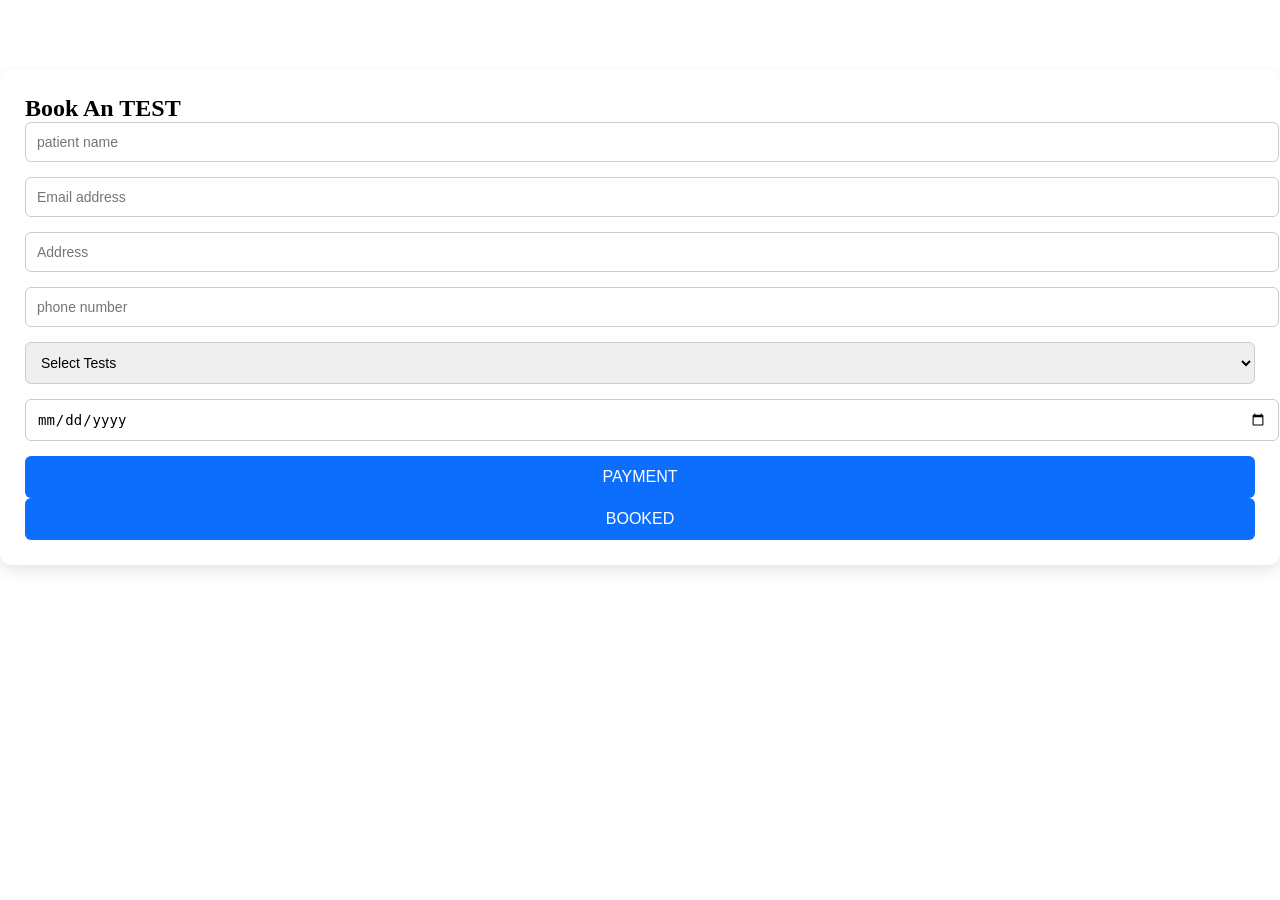
<file: booking.html>
<!DOCTYPE html>
<html lang="en">
<head>
    <meta charset="UTF-8">
    <meta name="viewport" content="width=device-width, initial-scale=1.0">
    <title>Appointement Form</title>
    <link rel="stylesheet" href="booking.css">
    
</head>
<body>
    <div class="appointement-form">
        <h2>Book An TEST </h2>
        <form>
            <div class="form-group">
                <input type="text" placeholder="patient name" required>
            </div>
             <div class="form-group">
                <input type="email" placeholder="Email address" required>
            </div>
             <div class="form-group">
                <input type="text" placeholder="Address" required>
            </div>
             <div class="form-group">
                <input type="tel" placeholder="phone number" required>
            </div>

            <div class="form-group">
            <select required>
                <option value="">Select Tests</option>
                <option>CBC</option>
                <option>BLOOD SUGAR</option>
                <option>LIPID PROFILE</option>
                <option>LIVER FUNCTION TEST</option>
                 <option>KIDENY FUNCTION TEST</option>
                <option>THYROID TEST</option>
               <option>URINE TEST</option>
                <option>CONSULATION</option>
                <option>ADVICE</option>
              <option>BMI</option>

            </select>
        </div>
         <div class="form-group">
            <input type="date" required>
        </div>
    
        <button type="Procced payment">PAYMENT</button>
        <button type="sumbit">BOOKED</button>

        </form>
    </div>

<script src="script.js"></script>

</body>
</html>
</file>
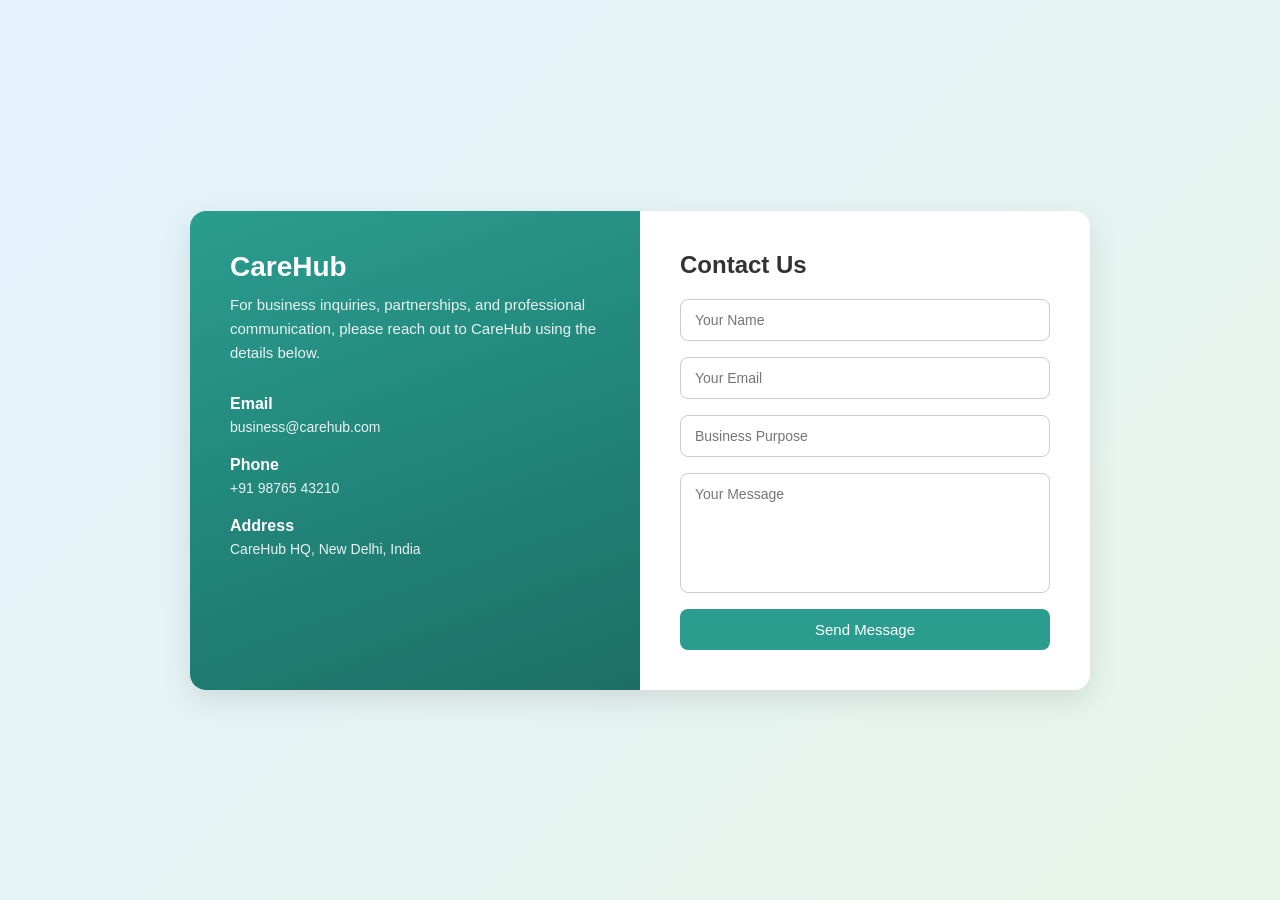
<file: business.html>
<!DOCTYPE html>
<html lang="en">
<head>
  <meta charset="UTF-8" />
  <meta name="viewport" content="width=device-width, initial-scale=1.0" />
  <title>CareHub – Business Contact</title>
  <link rel="stylesheet" href="business.css" />
  
</head>
<body>

  <div class="contact-card">
    <div class="left">
      <h2>CareHub</h2>
      <p>
        For business inquiries, partnerships, and professional communication,
        please reach out to CareHub using the details below.
      </p>

      <div class="info">
        <h4>Email</h4>
        <span>business@carehub.com</span>
      </div>

      <div class="info">
        <h4>Phone</h4>
        <span>+91 98765 43210</span>
      </div>

      <div class="info">
        <h4>Address</h4>
        <span>CareHub HQ, New Delhi, India</span>
      </div>
    </div>

    <div class="right">
      <h3>Contact Us</h3>
      <form>
        <input type="text" placeholder="Your Name" required />
        <input type="email" placeholder="Your Email" required />
        <input type="text" placeholder="Business Purpose" />
        <textarea placeholder="Your Message"></textarea>
        <button type="submit">Send Message</button>
      </form>
    </div>
  </div>

  <script src="script.js"></script>

  </body>
  </html>
</file>
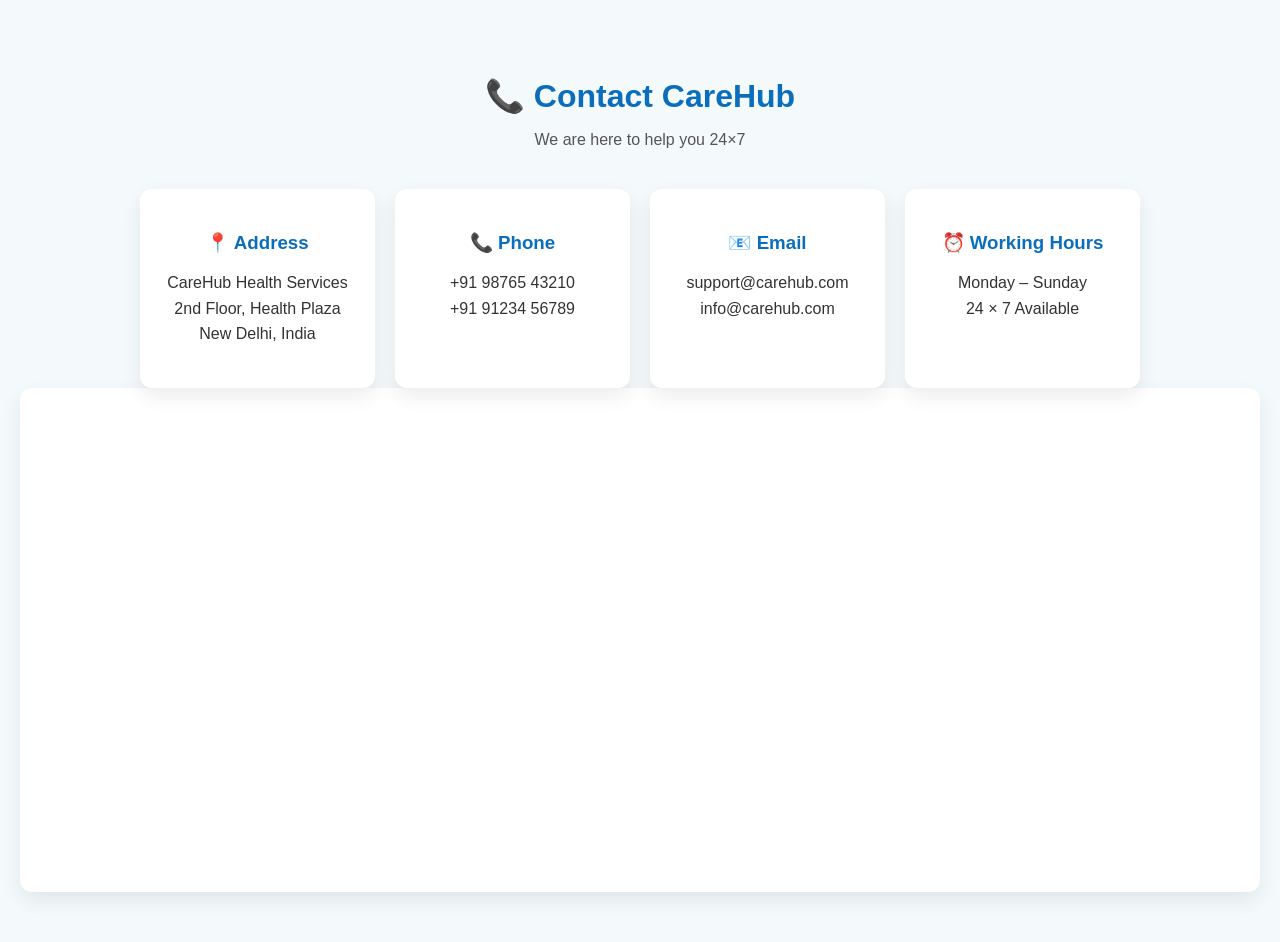
<file: contact.html>
<!DOCTYPE html>
<html lang="en">
<head>
  <meta charset="UTF-8" />
  <meta name="viewport" content="width=device-width, initial-scale=1.0" />
  <title>Contact CareHub</title>
  <link rel="stylesheet" href="contact.css" />
</head>
<body>

  <section class="contact-section">
    <h1>📞 Contact CareHub</h1>
    <p class="subtitle">We are here to help you 24×7</p>

    <div class="contact-container">

      <div class="contact-box">
        <h3>📍 Address</h3>
        <p>CareHub Health Services<br>
        2nd Floor, Health Plaza<br>
        New Delhi, India</p>
      </div>

      <div class="contact-box">
        <h3>📞 Phone</h3>
        <p>+91 98765 43210<br>
        +91 91234 56789</p>
      </div>

      <div class="contact-box">
        <h3>📧 Email</h3>
        <p>support@carehub.com<br>
        info@carehub.com</p>
      </div>

      <div class="contact-box">
        <h3>⏰ Working Hours</h3>
        <p>Monday – Sunday<br>
        24 × 7 Available</p>
      </div>

    </div>
    <div class="map">
      <iframe src="https://www.google.com/maps/embed?pb=!1m14!1m12!1m3!1d1306.6641769753985!2d77.31650656179497!3d28.505566268115096!2m3!1f0!2f0!3f0!3m2!1i1024!2i768!4f13.1!5e0!3m2!1sen!2sin!4v1765906369398!5m2!1sen!2sin" width="600" height="450" style="border:0;" allowfullscreen="" loading="lazy" referrerpolicy="no-referrer-when-downgrade"></iframe>
    </div>
  </section>
</section>
<script src="script.js"></script>

</body>
</html>
</file>
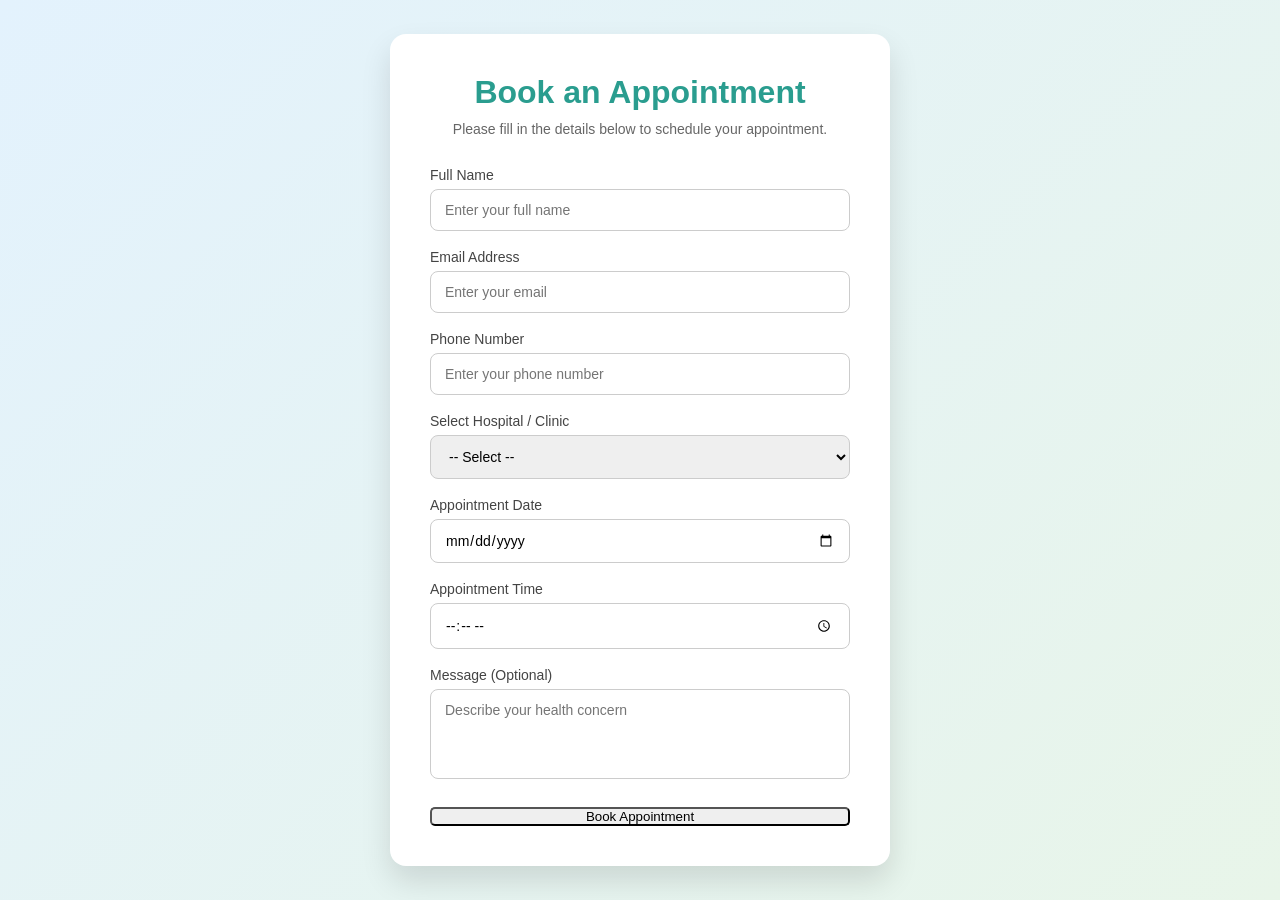
<file: form.html>
<!DOCTYPE html>
<html lang="en">
<head>
  <meta charset="UTF-8">
  <meta name="viewport" content="width=device-width, initial-scale=1.0">
  <title>CareHub | Appointment Form</title>
  <link rel="stylesheet" href="form.css">
</head>
<body>

  <div class="appointment-container">
    <h1>Book an Appointment</h1>
    <p>Please fill in the details below to schedule your appointment.</p>

    <form class="appointment-form">
      <div class="form-group">
        <label>Full Name</label>
        <input type="text" placeholder="Enter your full name" required>
      </div>

      <div class="form-group">
        <label>Email Address</label>
        <input type="email" placeholder="Enter your email" required>
      </div>

      <div class="form-group">
        <label>Phone Number</label>
        <input type="tel" placeholder="Enter your phone number" required>
      </div>

      <div class="form-group">
        <label>Select Hospital / Clinic</label>
        <select required>
          <option value="">-- Select --</option>
          <option>City Hospital</option>
          <option>CarePlus Clinic</option>
          <option>LifeCare Medical Center</option>
        </select>
      </div>

      <div class="form-group">
        <label>Appointment Date</label>
        <input type="date" required>
      </div>

      <div class="form-group">
        <label>Appointment Time</label>
        <input type="time" required>
      </div>

      <div class="form-group">
        <label>Message (Optional)</label>
        <textarea placeholder="Describe your health concern"></textarea>
      </div>

      <button type="submit">Book Appointment</button>
    </form>
  </div>

  <script src="script.js"></script>

  </body>
  </html>
</file>
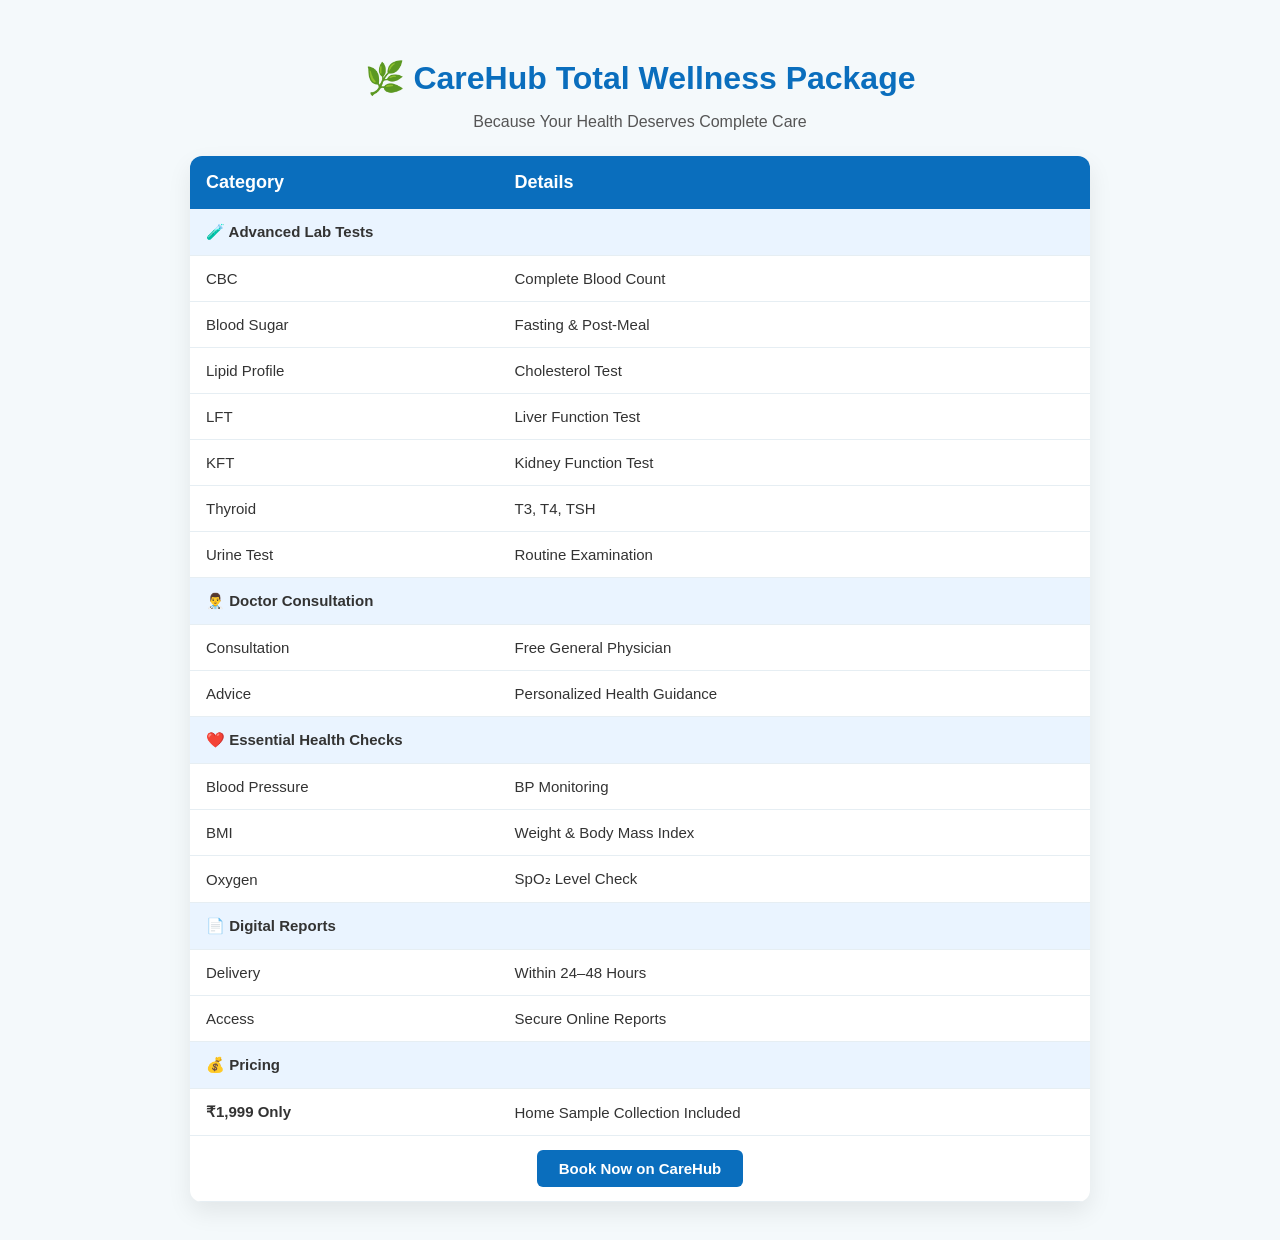
<file: package.html>
<!DOCTYPE html>
<html lang="en">
<head>
  <meta charset="UTF-8" />
  <meta name="viewport" content="width=device-width, initial-scale=1.0" />
  <title>CareHub Health Package</title>
  <link rel="stylesheet" href="package.css" />
</head>
<body>

  <div class="package-title">
    <h1>🌿 CareHub Total Wellness Package</h1>
    <p>Because Your Health Deserves Complete Care</p>
  </div>

  <table class="health-table">
    <tr>
      <th>Category</th>
      <th>Details</th>
    </tr>

    <tr class="section"><td colspan="2">🧪 Advanced Lab Tests</td></tr>
    <tr><td>CBC</td><td>Complete Blood Count</td></tr>
    <tr><td>Blood Sugar</td><td>Fasting & Post-Meal</td></tr>
    <tr><td>Lipid Profile</td><td>Cholesterol Test</td></tr>
    <tr><td>LFT</td><td>Liver Function Test</td></tr>
    <tr><td>KFT</td><td>Kidney Function Test</td></tr>
    <tr><td>Thyroid</td><td>T3, T4, TSH</td></tr>
    <tr><td>Urine Test</td><td>Routine Examination</td></tr>

    <tr class="section"><td colspan="2">👨‍⚕️ Doctor Consultation</td></tr>
    <tr><td>Consultation</td><td>Free General Physician</td></tr>
    <tr><td>Advice</td><td>Personalized Health Guidance</td></tr>

    <tr class="section"><td colspan="2">❤️ Essential Health Checks</td></tr>
    <tr><td>Blood Pressure</td><td>BP Monitoring</td></tr>
    <tr><td>BMI</td><td>Weight & Body Mass Index</td></tr>
    <tr><td>Oxygen</td><td>SpO₂ Level Check</td></tr>

    <tr class="section"><td colspan="2">📄 Digital Reports</td></tr>
    <tr><td>Delivery</td><td>Within 24–48 Hours</td></tr>
    <tr><td>Access</td><td>Secure Online Reports</td></tr>

    <tr class="section"><td colspan="2">💰 Pricing</td></tr>
    <tr>
      <td class="price">₹1,999 Only</td>
      <td>Home Sample Collection Included</td>
    </tr>
    <tr>
      <td colspan="2" class="center">
        <a href="booking.html" class="book-btn">Book Now on CareHub</a>
      </td>
    </tr>
  </table>

  <script src="script.js"></script>

  </body>
  </html>
</file>
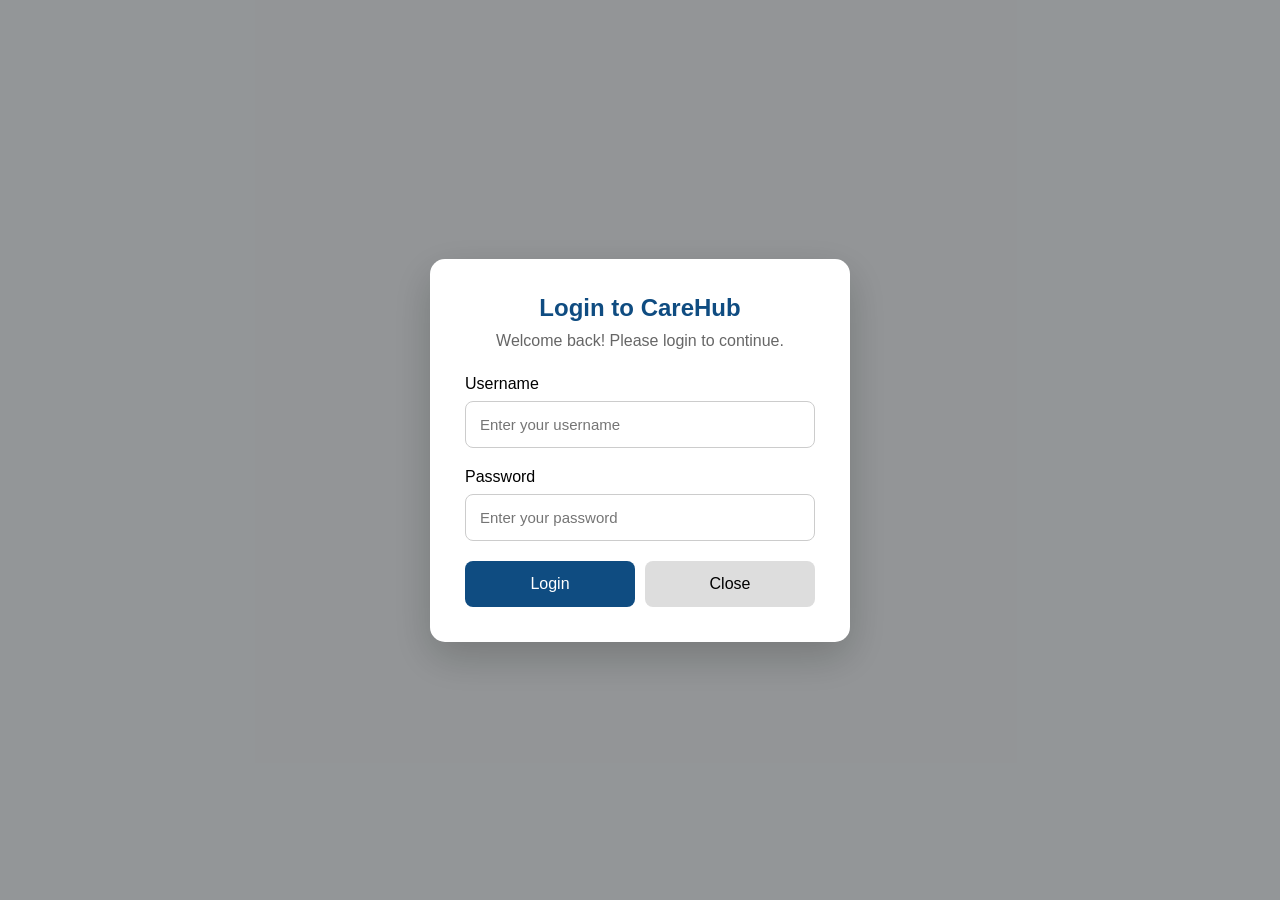
<file: popup.html>
<!DOCTYPE html>
<html lang="en">

<head>
    <meta charset="UTF-8">
    <meta name="viewport" content="width=device-width, initial-scale=1.0">
    <title>CareHub | Login</title>

    <link rel="stylesheet" href="popup.css">
</head>

<body>

    <div class="popup" id="loginPopup">

        <div class="popup-box">

            <h2>Login to CareHub</h2>

            <p>Welcome back! Please login to continue.</p>

            <form id="loginForm">

                <div class="input-box">

                    <label for="username">Username</label>

                    <input
                        type="text"
                        id="username"
                        placeholder="Enter your username"
                        required>

                </div>

                <div class="input-box">

                    <label for="password">Password</label>

                    <div class="password-box">

                        <input
                            type="password"
                            id="password"
                            placeholder="Enter your password"
                            required>

                        <span id="togglePassword">
                            <i class="fa-solid fa-eye"></i></span>

                    </div>

                </div>

                <div class="popup-buttons">

                    <button
                        type="submit"
                        class="login-btn">
                        Login
                    </button>

                    <button
                        type="button"
                        class="close-btn"
                        onclick="closePopup()">
                        Close
                    </button>

                </div>

            </form>

        </div>

    </div>

    <script src="popup.js"></script>
    <script src="script.js"></script>

</body>

</html>
</file>
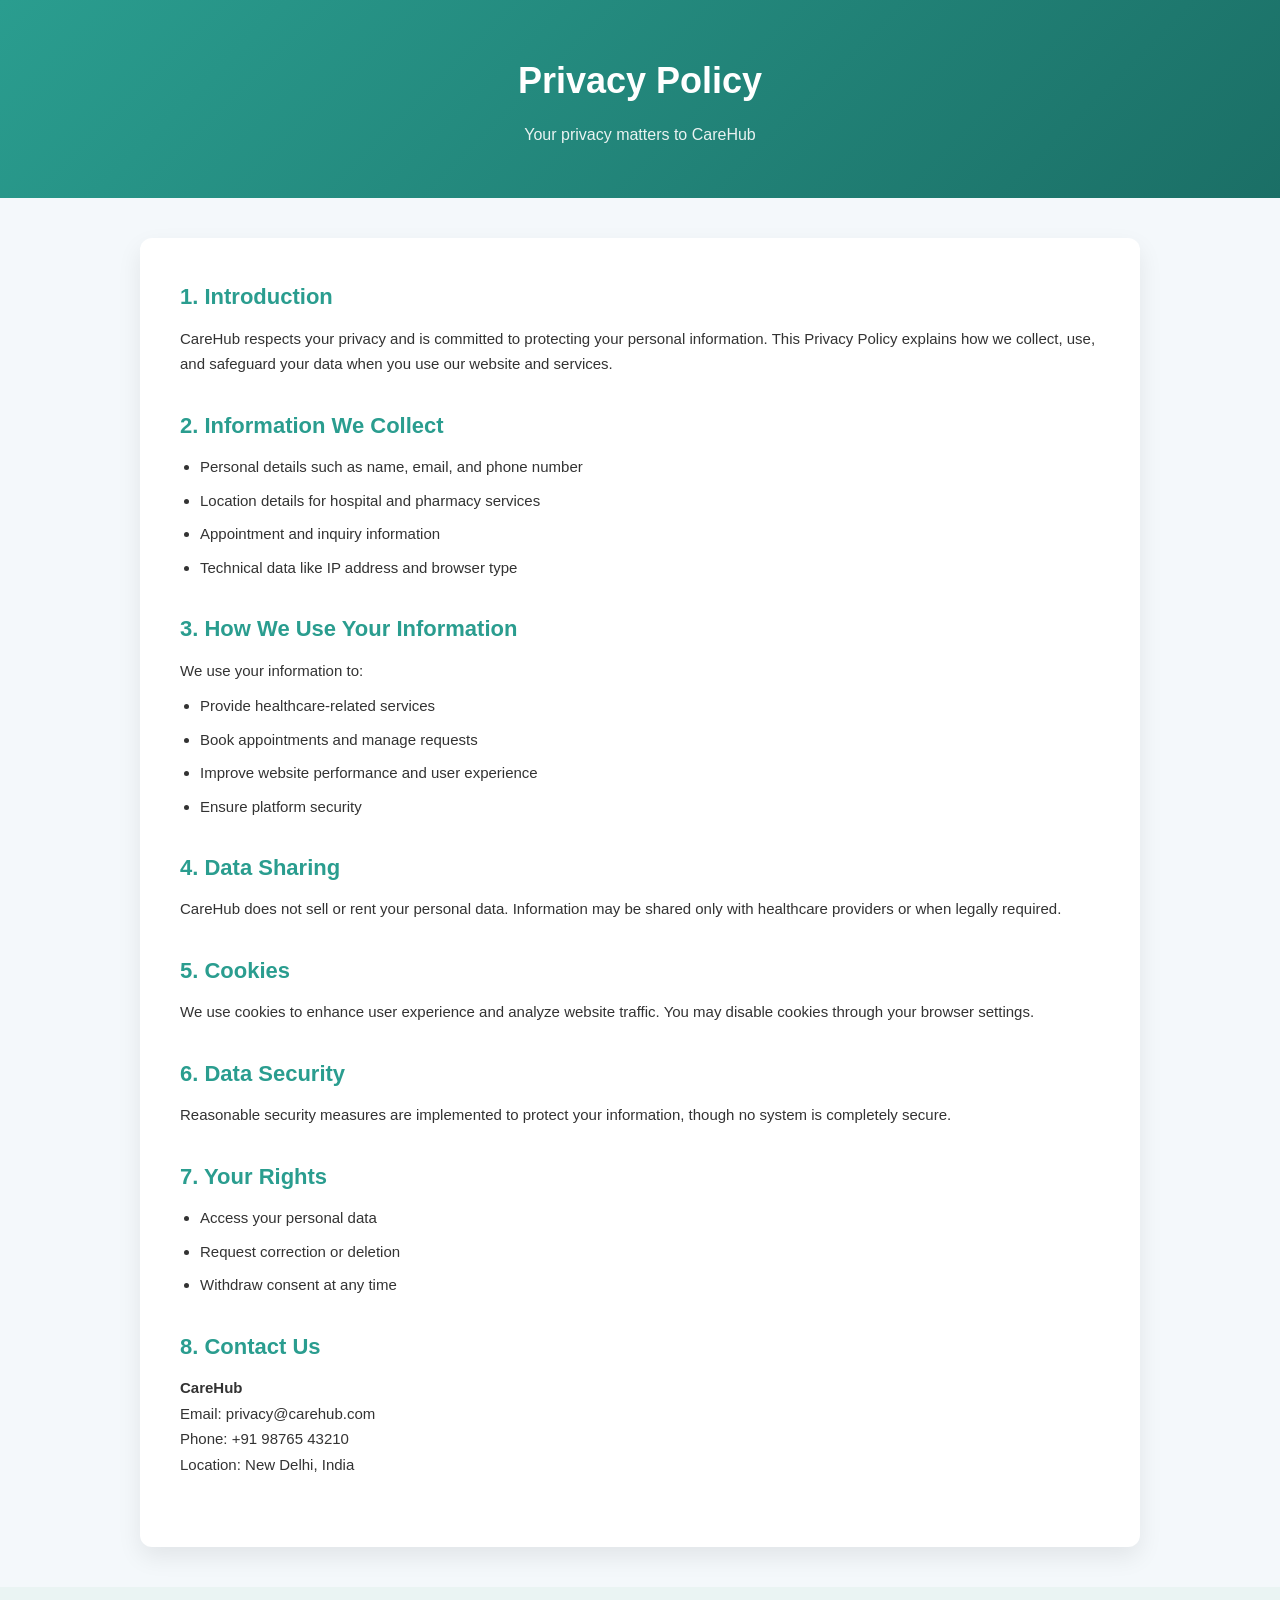
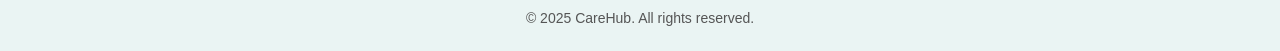
<file: privacy.html>
<!DOCTYPE html>
<html lang="en">
<head>
  <meta charset="UTF-8">
  <meta name="viewport" content="width=device-width, initial-scale=1.0">
  <title>Privacy Policy | CareHub</title>
  <link rel="stylesheet" href="privacy.css">
</head>
<body>

  <header class="header">
    <h1>Privacy Policy</h1>
    <p>Your privacy matters to CareHub</p>
  </header>

  <main class="container">
    <section>
      <h2>1. Introduction</h2>
      <p>
        CareHub respects your privacy and is committed to protecting your personal information.
        This Privacy Policy explains how we collect, use, and safeguard your data when you use
        our website and services.
      </p>
    </section>

    <section>
      <h2>2. Information We Collect</h2>
      <ul>
        <li>Personal details such as name, email, and phone number</li>
        <li>Location details for hospital and pharmacy services</li>
        <li>Appointment and inquiry information</li>
        <li>Technical data like IP address and browser type</li>
      </ul>
    </section>

    <section>
      <h2>3. How We Use Your Information</h2>
      <p>We use your information to:</p>
      <ul>
        <li>Provide healthcare-related services</li>
        <li>Book appointments and manage requests</li>
        <li>Improve website performance and user experience</li>
        <li>Ensure platform security</li>
      </ul>
    </section>

    <section>
      <h2>4. Data Sharing</h2>
      <p>
        CareHub does not sell or rent your personal data. Information may be shared only with
        healthcare providers or when legally required.
      </p>
    </section>

    <section>
      <h2>5. Cookies</h2>
      <p>
        We use cookies to enhance user experience and analyze website traffic. You may disable
        cookies through your browser settings.
      </p>
    </section>

    <section>
      <h2>6. Data Security</h2>
      <p>
        Reasonable security measures are implemented to protect your information, though no
        system is completely secure.
      </p>
    </section>

    <section>
      <h2>7. Your Rights</h2>
      <ul>
        <li>Access your personal data</li>
        <li>Request correction or deletion</li>
        <li>Withdraw consent at any time</li>
      </ul>
    </section>

    <section>
      <h2>8. Contact Us</h2>
      <p>
        <strong>CareHub</strong><br>
        Email: privacy@carehub.com<br>
        Phone: +91 98765 43210<br>
        Location: New Delhi, India
      </p>
    </section>
  </main>

  <footer class="footer">
    <p>© 2025 CareHub. All rights reserved.</p>
  </footer>

<script src="script.js"></script>

</body>
</html>
</file>
<file: booking.css>
*{
    margin: 0px;
    padding: 0px;
    border: none;
}
.appointement-form{
    margin: 70px auto;
    background: ;
    padding: 25px;
    border-radius: 25px;
    border-radius: 12px;
    box-shadow: 0 6px 15px rgba(0,0,0,0.1);
}

.form-group{
    margin-bottom: 15px;
}

input, select, textarea{
    width: 100%;
    padding: 11px;
    border: 1px solid #ccc;
    border-radius: 6px;
    font-size: 14px;
}
textarea {
    resize: none;
    height: 80px;
}

button {
    width: 100%;
    padding: 12px;
    background: #0d6efd;
    color: white;
    border: none;
    border-radius: 6px;
    font-size: 16px;
    cursor: pointer;
}

button:hover {
    background: #0b5ed7;
}
</file>
<file: business.css>
*{
  margin:0;
  padding:0;
  box-sizing:border-box;
  font-family: Arial, Helvetica, sans-serif;
}

body{
  min-height:100vh;
  display:flex;
  align-items:center;
  justify-content:center;
  background:linear-gradient(135deg,#e3f2fd,#e8f5e9);
}

.contact-card{
  background:#ffffff;
  width:100%;
  max-width:900px;
  border-radius:16px;
  box-shadow:0 10px 30px rgba(0,0,0,0.1);
  overflow:hidden;
  display:grid;
  grid-template-columns:1fr 1fr;
}

.left{
  background:linear-gradient(160deg,#2a9d8f,#1b6f66);
  color:#fff;
  padding:40px;
}

.left h2{
  font-size:28px;
  margin-bottom:10px;
}

.left p{
  font-size:15px;
  line-height:1.6;
  margin-bottom:30px;
  opacity:0.9;
}

.info{
  margin-bottom:20px;
}

.info h4{
  font-size:16px;
  margin-bottom:5px;
}

.info span{
  font-size:14px;
  opacity:0.9;
}

.right{
  padding:40px;
}

.right h3{
  font-size:24px;
  margin-bottom:20px;
  color:#333;
}

form{
  display:grid;
  gap:16px;
}

input, textarea{
  width:100%;
  padding:12px 14px;
  border-radius:8px;
  border:1px solid #ccc;
  font-size:14px;
  outline:none;
}

input:focus, textarea:focus{
  border-color:#2a9d8f;
}

textarea{
  resize:none;
  height:120px;
}

button{
  padding:12px;
  border:none;
  border-radius:8px;
  background:#2a9d8f;
  color:#fff;
  font-size:15px;
  cursor:pointer;
  transition:0.3s;
}

button:hover{
  background:#1b6f66;
}

@media(max-width:768px){
  .contact-card{
    grid-template-columns:1fr;
  }
}
</file>
<file: contact.css>
body {
  margin: 0;
  font-family: 'Segoe UI', Tahoma, Geneva, Verdana, sans-serif;
  background: #f4f9fb;
}

.contact-section {
  padding: 50px 20px;
  text-align: center;
}
.map{
  background: #ffffff;
  padding: 25px;
  border-radius: 12px;
  box-shadow: 0 8px 20px rgba(0,0,0,0.08);
  transition: transform 0.3s ease;
}

.contact-section h1 {
  color: #0a6ebd;
  font-size: 32px;
  margin-bottom: 10px;
}

.subtitle {
  color: #555;
  margin-bottom: 40px;
}

.contact-container {
  display: grid;
  grid-template-columns: repeat(auto-fit, minmax(220px, 1fr));
  gap: 20px;
  max-width: 1000px;
  margin: auto;
}

.contact-box {
  background: #ffffff;
  padding: 25px;
  border-radius: 12px;
  box-shadow: 0 8px 20px rgba(0,0,0,0.08);
  transition: transform 0.3s ease;
}

.contact-box:hover {
  transform: translateY(-6px);
}

.contact-box h3 {
  color: #0a6ebd;
  margin-bottom: 10px;
}

.contact-box p {
  color: #333;
  line-height: 1.6;
}

@media (max-width: 600px) {
  .contact-section h1 {
    font-size: 26px;
  }
}
</file>
<file: form.css>
*{
  margin:0;
  padding:0;
  box-sizing:border-box;
  font-family: Arial, Helvetica, sans-serif;
}

body{
  min-height:100vh;
  display:flex;
  align-items:center;
  justify-content:center;
  background:linear-gradient(135deg,#e3f2fd,#e8f5e9);
}

.appointment-container{
  background:#ffffff;
  max-width:500px;
  width:90%;
  padding:40px;
  border-radius:16px;
  box-shadow:0 15px 30px rgba(0,0,0,0.12);
}

.appointment-container h1{
  text-align:center;
  color:#2a9d8f;
  margin-bottom:10px;
}

.appointment-container p{
  text-align:center;
  font-size:14px;
  color:#666;
  margin-bottom:30px;
}

.appointment-form{
  display:grid;
  gap:18px;
}

.form-group{
  display:flex;
  flex-direction:column;
}

label{
  font-size:14px;
  margin-bottom:6px;
  color:#444;
}

input, select, textarea{
  padding:12px 14px;
  border-radius:8px;
  border:1px solid #ccc;
  font-size:14px;
  outline:none;
}

input:focus, select:focus, textarea:focus{
  border-color:#2a9d8f;
}

textarea{
  resize:none;
  height:90px;
}

button{
  margin-top:10px;
  border-radius: 5px;
}
</file>
<file: package.css>
body {
  font-family: 'Segoe UI', Tahoma, Geneva, Verdana, sans-serif;
  background: #f4f9fb;
  padding: 30px;
}

.package-title {
  text-align: center;
  margin-bottom: 25px;
}

.package-title h1 {
  color: #0a6ebd;
  margin-bottom: 5px;
}

.package-title p {
  color: #555;
  font-size: 16px;
}

.health-table {
  width: 100%;
  max-width: 900px;
  margin: auto;
  border-collapse: collapse;
  background: #ffffff;
  box-shadow: 0 10px 25px rgba(0,0,0,0.08);
  border-radius: 12px;
  overflow: hidden;
}

.health-table th {
  background: #0a6ebd;
  color: #ffffff;
  padding: 16px;
  font-size: 18px;
  text-align: left;
}

.health-table td {
  padding: 14px 16px;
  border-bottom: 1px solid #e6eef3;
  color: #333;
  font-size: 15px;
}

.health-table tr:hover {
  background-color: #f0f8ff;
}

.section {
  background: #eaf4ff;
  font-weight: bold;
  color: #0a6ebd;
}

.price {
  font-size: 20px;
  font-weight: bold;
  color: #0a6ebd;
}

.center {
  text-align: center;
}

.book-btn {
  display: inline-block;
  padding: 10px 22px;
  background: #0a6ebd;
  color: #ffffff;
  text-decoration: none;
  border-radius: 6px;
  font-weight: 600;
}

.book-btn:hover {
  background: #084f8c;
}

@media (max-width: 600px) {
  .health-table th,
  .health-table td {
    font-size: 14px;
    padding: 12px;
  }
}
</file>
<file: popup.css>
*{
    margin:0;
    padding:0;
    box-sizing:border-box;
    font-family:Poppins,sans-serif;
}

body{
    background:#f5f9fc;
}

.popup{
    position:fixed;
    top:0;
    left:0;
    width:100%;
    height:100vh;

    display:flex;
    justify-content:center;
    align-items:center;

    background:rgba(0,0,0,.4);
}

.popup-box{

    width:420px;

    background:#fff;

    border-radius:15px;

    padding:35px;

    box-shadow:0 15px 40px rgba(0,0,0,.2);

}

.popup-box h2{

    text-align:center;

    color:#0F4C81;

    margin-bottom:10px;

}

.popup-box p{

    text-align:center;

    color:#666;

    margin-bottom:25px;

}

.input-box{

    margin-bottom:20px;

}

.input-box label{

    display:block;

    margin-bottom:8px;

    font-weight:500;

}

.input-box input{

    width:100%;

    padding:14px;

    border:1px solid #ccc;

    border-radius:8px;

    font-size:15px;

}

.input-box input:focus{

    outline:none;

    border-color:#0F4C81;

}

/* Password */

.password-box{

    position:relative;

}

.password-box input{

    padding-right:45px;

}

.password-box span{

    position:absolute;

    top:50%;

    right:15px;

    transform:translateY(-50%);

    cursor:pointer;

    font-size:18px;

    user-select:none;

}

/* Buttons */

.popup-buttons{

    display:flex;

    gap:10px;

}

.popup-buttons button{

    flex:1;

    padding:14px;

    border:none;

    border-radius:8px;

    cursor:pointer;

    font-size:16px;

}

.login-btn{

    background:#0F4C81;

    color:white;

}

.login-btn:hover{

    background:#09365c;

}

.close-btn{

    background:#ddd;

}

.close-btn:hover{

    background:#bbb;

}
</file>
<file: privacy.css>
*{
  margin:0;
  padding:0;
  box-sizing:border-box;
  font-family: Arial, Helvetica, sans-serif;
}

body{
  background:#f4f8fb;
  color:#333;
  line-height:1.7;
}

.header{
  background:linear-gradient(135deg,#2a9d8f,#1b6f66);
  color:#fff;
  text-align:center;
  padding:50px 20px;
}

.header h1{
  font-size:36px;
  margin-bottom:10px;
}

.header p{
  font-size:16px;
  opacity:0.9;
}

.container{
  max-width:1000px;
  margin:40px auto;
  background:#fff;
  padding:40px;
  border-radius:12px;
  box-shadow:0 10px 25px rgba(0,0,0,0.08);
}

section{
  margin-bottom:30px;
}

section h2{
  font-size:22px;
  color:#2a9d8f;
  margin-bottom:10px;
}

section p{
  font-size:15px;
  margin-bottom:10px;
}

section ul{
  margin-left:20px;
}

section ul li{
  margin-bottom:8px;
  font-size:15px;
}

.footer{
  text-align:center;
  padding:20px;
  background:#eaf4f3;
  font-size:14px;
  color:#555;
}

@media(max-width:768px){
  .header h1{
    font-size:28px;
  }

  .container{
    margin:20px;
    padding:25px;
  }
}
</file>
